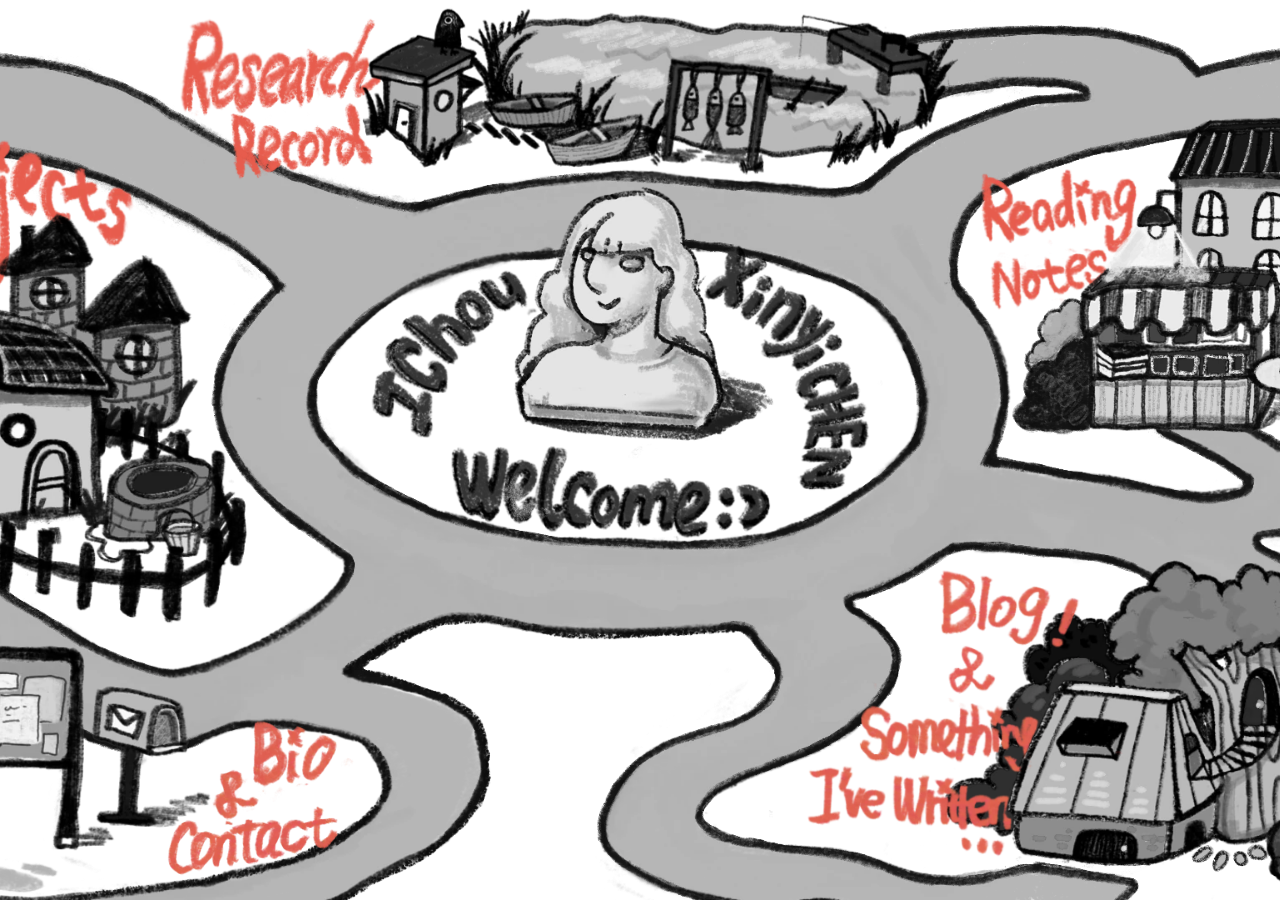
<file: index.html>
<!DOCTYPE html>
<html lang="en">
<head>
  <meta charset="UTF-8">
  <meta name="viewport" content="width=device-width, initial-scale=1">
  <title>IChou · Xinyi Chen</title>
  <meta name="description" content="Xinyi Chen (IChou): HCI research record, reading notes, projects, blog and contact.">
  <link rel="icon" href="data:image/svg+xml,<svg xmlns=%22http://www.w3.org/2000/svg%22 viewBox=%220 0 100 100%22><text y=%22.9em%22 font-size=%2290%22>🌳</text></svg>">
  <link rel="stylesheet" href="css/style.css?v=1119">
</head>
<body class="home" data-root="./">
  <h1 class="sr-only">IChou · Xinyi Chen</h1>

  <main class="map" id="map">
    <img class="map-base" alt="" draggable="false">
  </main>

  <noscript>
    <p><a href="research/">Research Record</a> · <a href="reading/">读书笔记</a> · <a href="projects/">项目</a> · <a href="blog/">Blog</a> · <a href="about/">关于我</a></p>
  </noscript>

  <script src="js/config.js?v=1119"></script>
  <script src="js/sound.js?v=1119"></script>
  <script src="js/common.js?v=1119"></script>
  <script src="js/home.js?v=1119"></script>
</body>
</html>
</file>
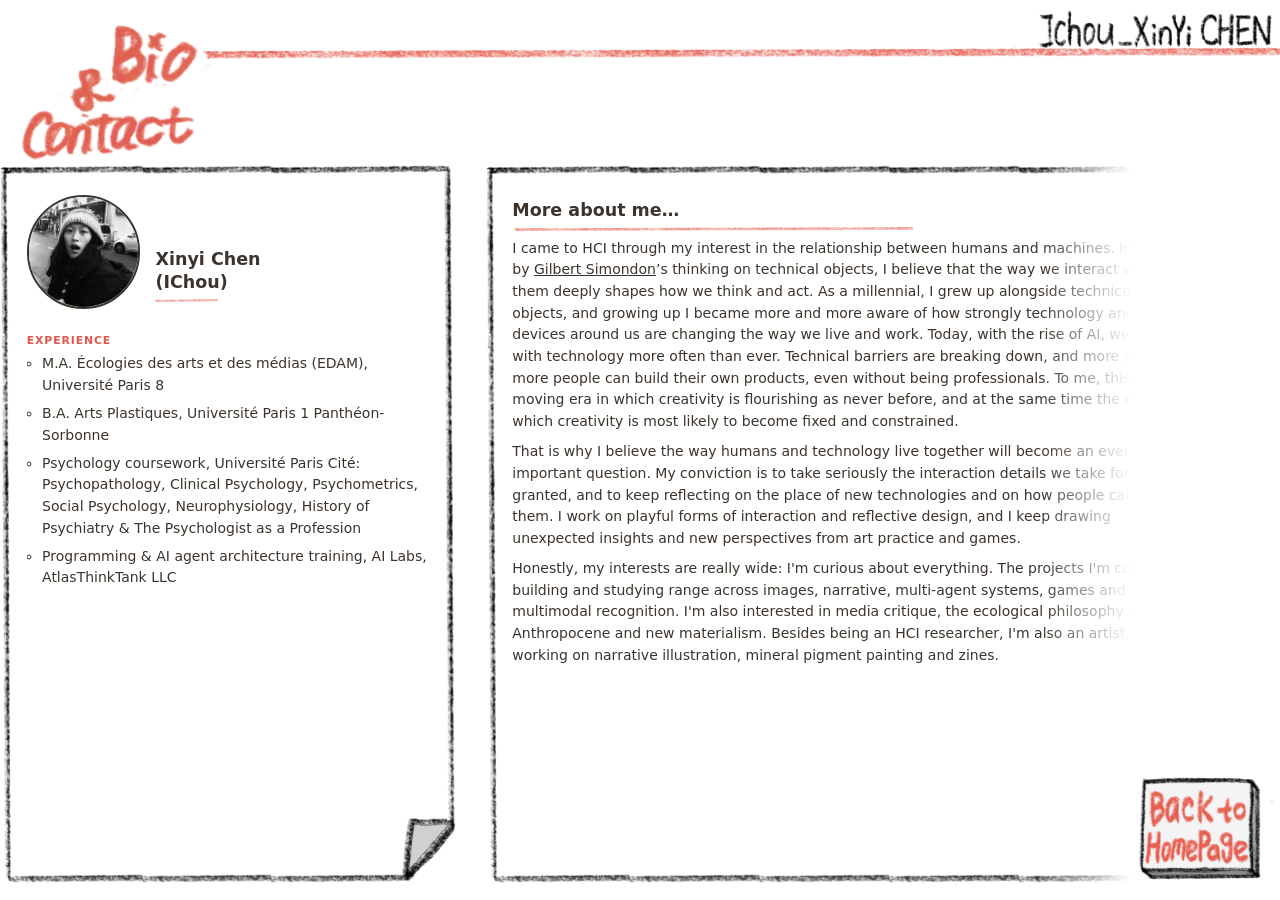
<file: about/index.html>
<!DOCTYPE html>
<html lang="en">
<head>
  <meta charset="UTF-8">
  <meta name="viewport" content="width=device-width, initial-scale=1">
  <title>Bio & Contact · Xinyi Chen</title>
  <link rel="icon" href="data:image/svg+xml,<svg xmlns=%22http://www.w3.org/2000/svg%22 viewBox=%220 0 100 100%22><text y=%22.9em%22 font-size=%2290%22>🌳</text></svg>">
  <link rel="stylesheet" href="../css/style.css?v=1119">
</head>
<body data-module="about" data-root="../">
  <!-- 页眉（手写标题 + 名字 + 红线）和右下角 Back to HomePage 按钮由 js/common.js 自动加上 -->
  <main class="ip-list">
    <ul class="papers">
      <!-- 第一张纸：头像 + 经历。换头像：替换 assets/avatar.jpg（正方形） -->
      <li class="wide" style="--i:0"><section class="sheet paper" aria-label="Bio">
        <div class="bio-head">
          <img class="avatar" src="../assets/avatar.jpg" alt="Photo of Xinyi Chen">
          <h3>Xinyi Chen<br>(IChou)</h3>
        </div>
        <div class="grow">
          <h4>Experience</h4>
          <ul class="list">
            <li>M.A. Écologies des arts et des médias (EDAM), Université Paris 8</li>
            <li>B.A. Arts Plastiques, Université Paris 1 Panthéon-Sorbonne</li>
            <li>Psychology coursework, Université Paris Cité: Psychopathology, Clinical Psychology, Psychometrics, Social Psychology, Neurophysiology, History of Psychiatry &amp; The Psychologist as a Profession</li>
            <li>Programming &amp; AI agent architecture training, AI Labs, AtlasThinkTank LLC</li>
          </ul>
        </div>
      </section></li>
      <!-- 第二张纸：More about me（内容待写） -->
      <li class="widest" style="--i:1"><section class="sheet paper" aria-label="More about me">
        <h3>More about me…</h3>
        <div class="grow">
          <p>I came to HCI through my interest in the relationship between humans and machines. Inspired by <a href="https://en.wikipedia.org/wiki/Gilbert_Simondon" target="_blank" rel="noopener">Gilbert Simondon</a>’s thinking on technical objects, I believe that the way we interact with them deeply shapes how we think and act. As a millennial, I grew up alongside technical objects, and growing up I became more and more aware of how strongly technology and the devices around us are changing the way we live and work. Today, with the rise of AI, we deal with technology more often than ever. Technical barriers are breaking down, and more and more people can build their own products, even without being professionals. To me, this is a moving era in which creativity is flourishing as never before, and at the same time the era in which creativity is most likely to become fixed and constrained.</p>
          <p>That is why I believe the way humans and technology live together will become an ever more important question. My conviction is to take seriously the interaction details we take for granted, and to keep reflecting on the place of new technologies and on how people can use them. I work on playful forms of interaction and reflective design, and I keep drawing unexpected insights and new perspectives from art practice and games.</p>
          <p>Honestly, my interests are really wide: I'm curious about everything. The projects I'm currently building and studying range across images, narrative, multi-agent systems, games and multimodal recognition. I'm also interested in media critique, the ecological philosophy of the Anthropocene and new materialism. Besides being an HCI researcher, I'm also an artist, working on narrative illustration, mineral pigment painting and zines.</p>
        </div>
      </section></li>
      <!-- 第三张纸：技能点（像游戏里的角色面板）。
           语言后面的 data-level 是等级（满级 5，可以写 4.5 这样的半格）；
           其他技能是“已解锁”的道具格，加一个就多写一个 <span>。 -->
      <li class="wider" style="--i:2"><section class="sheet paper skills" aria-label="Skills">
        <h3>Skills</h3>
        <div class="meta">character sheet</div>
        <div class="grow">
          <h4>Languages</h4>
          <ul class="stats">
            <li><span>Chinese</span><span class="bar" data-level="5"></span><b>native</b></li>
            <li><span>French</span><span class="bar" data-level="4.5"></span><b>C1–C2</b></li>
            <li><span>English</span><span class="bar" data-level="4"></span><b>B2–C1</b></li>
          </ul>
          <h4>Code</h4>
          <div class="slots"><span>Python</span><span>JavaScript</span><span>HTML / CSS</span><span>p5.js / Processing</span><span>Raspberry Pi</span></div>
          <h4>Tools</h4>
          <div class="slots"><span>Photoshop</span><span>InDesign</span><span>Procreate</span><span>Figma</span><span>Blender</span><span>Twine</span></div>
          <h4>Research</h4>
          <div class="slots"><span>Prototyping</span><span>User research</span><span>Interviews</span><span>First-person RtD</span><span>Usability testing</span><span>Recherche-création</span></div>
        </div>
      </section></li>
      <!-- 第四张纸：联系方式。把链接换成你自己的 -->
      <li class="wide" style="--i:3"><section class="sheet paper" aria-label="Contact">
        <h3>Contact</h3>
        <div class="grow">
          <ul class="contact">
            <li><a href="mailto:chenyishu2024@gmail.com">chenyishu2024@gmail.com</a></li>
            <li><a href="mailto:xinyi.chen16@etud.univ-paris8.fr">xinyi.chen16@etud.univ-paris8.fr</a></li>
            <li><a href="https://github.com/chenyishu2024-stack" target="_blank" rel="noopener">GitHub ↗</a></li>
            <li><a href="https://www.linkedin.com/in/ichou-xinyi-chen/" target="_blank" rel="noopener">LinkedIn ↗</a></li>
          </ul>
          <h4>My art</h4>
          <ul class="contact">
            <li><a href="https://www.instagram.com/ichou_art/" target="_blank" rel="noopener">Instagram @ichou_art ↗</a><div class="meta">recent mineral-pigment paintings</div></li>
            <li><a href="https://ichou-chen.art" target="_blank" rel="noopener">ichou-chen.art ↗</a><div class="meta">earlier art practice</div></li>
          </ul>
        </div>
      </section></li>
    </ul>
  </main>
  <script src="../js/sound.js?v=1119"></script>
  <script src="../js/common.js?v=1119"></script>
  <script>
    // 技能点：把 data-level 画成 5 格的等级条；道具格悬停时晃一下、有提示音
    document.querySelectorAll('.bar').forEach((b) => {
      const v = parseFloat(b.dataset.level) || 0;
      b.setAttribute('role', 'img'); b.setAttribute('aria-label', `level ${v} of 5`);
      b.innerHTML = [1, 2, 3, 4, 5].map((n) => `<i class="${v >= n ? 'on' : v >= n - 0.5 ? 'half' : ''}"></i>`).join('');
    });
    document.querySelectorAll('.slots span, .stats li').forEach((el, i) => {
      el.style.setProperty('--j', i);
      el.addEventListener('pointerenter', () => { el.classList.remove('wobble'); void el.offsetWidth; el.classList.add('wobble'); Sound.blip(i); });
      el.addEventListener('animationend', () => el.classList.remove('wobble'));
    });
  </script>

</body>
</html>
</file>
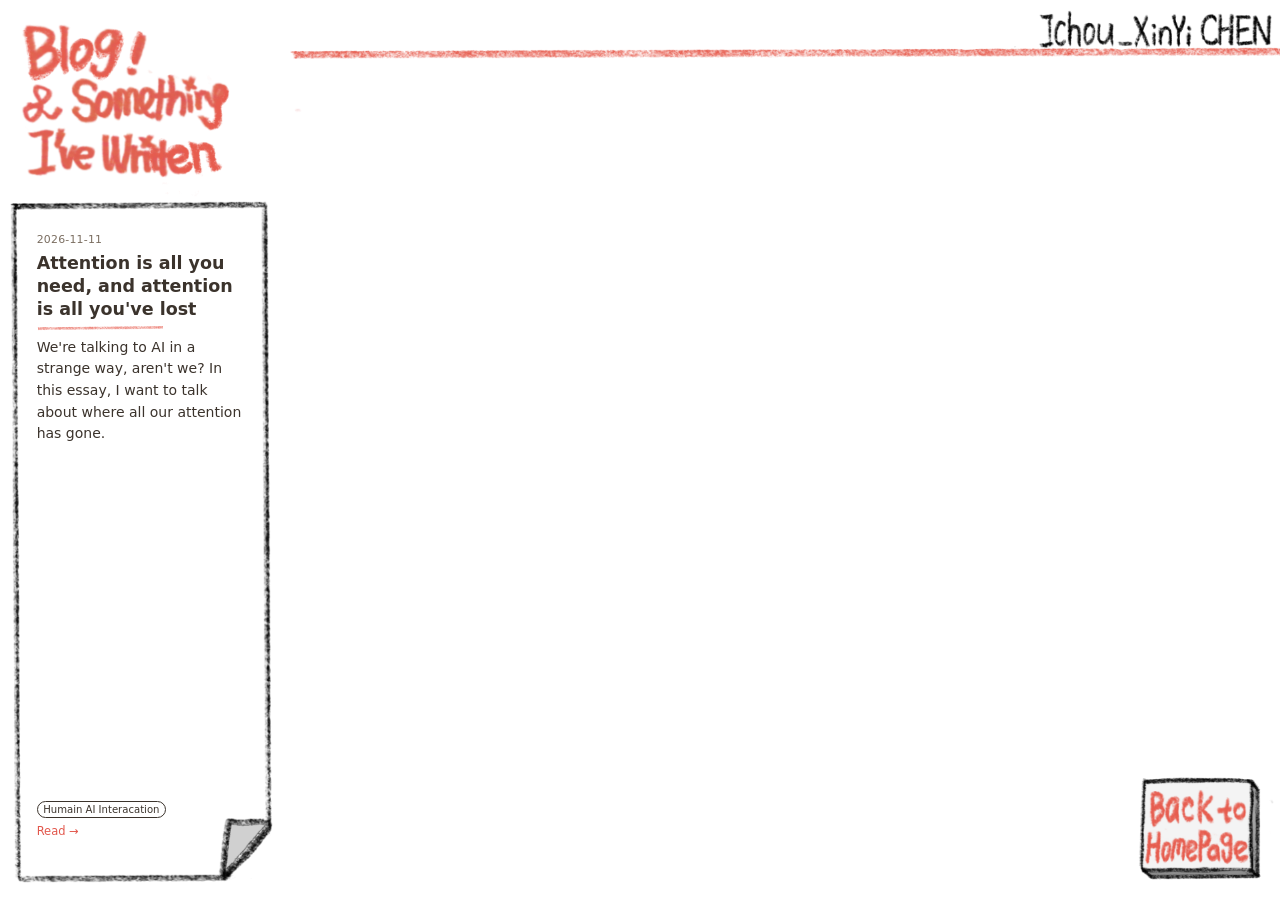
<file: blog/index.html>
<!DOCTYPE html>
<html lang="en">
<head>
  <meta charset="UTF-8">
  <meta name="viewport" content="width=device-width, initial-scale=1">
  <title>Blog & Something I've Written · Xinyi Chen</title>
  <link rel="icon" href="data:image/svg+xml,<svg xmlns=%22http://www.w3.org/2000/svg%22 viewBox=%220 0 100 100%22><text y=%22.9em%22 font-size=%2290%22>🌳</text></svg>">
  <link rel="stylesheet" href="../css/style.css?v=1119">
</head>
<body data-module="blog" data-root="../">
  <!-- 页眉（手写标题 + 名字 + 红线）和右下角 Back to HomePage 按钮由 js/common.js 自动加上 -->
  <main class="ip-list">
    <ul class="papers" id="papers" aria-label="Blog & Something I've Written"></ul>
  </main>
  <script src="../js/sound.js?v=1119"></script>
  <script src="../js/common.js?v=1119"></script>
  <script src="../js/marked.min.js"></script>
  <script src="../js/content.js?v=1119"></script>
  <script>Content.list("blog", "#papers", "post.html");</script>
</body>
</html>
</file>
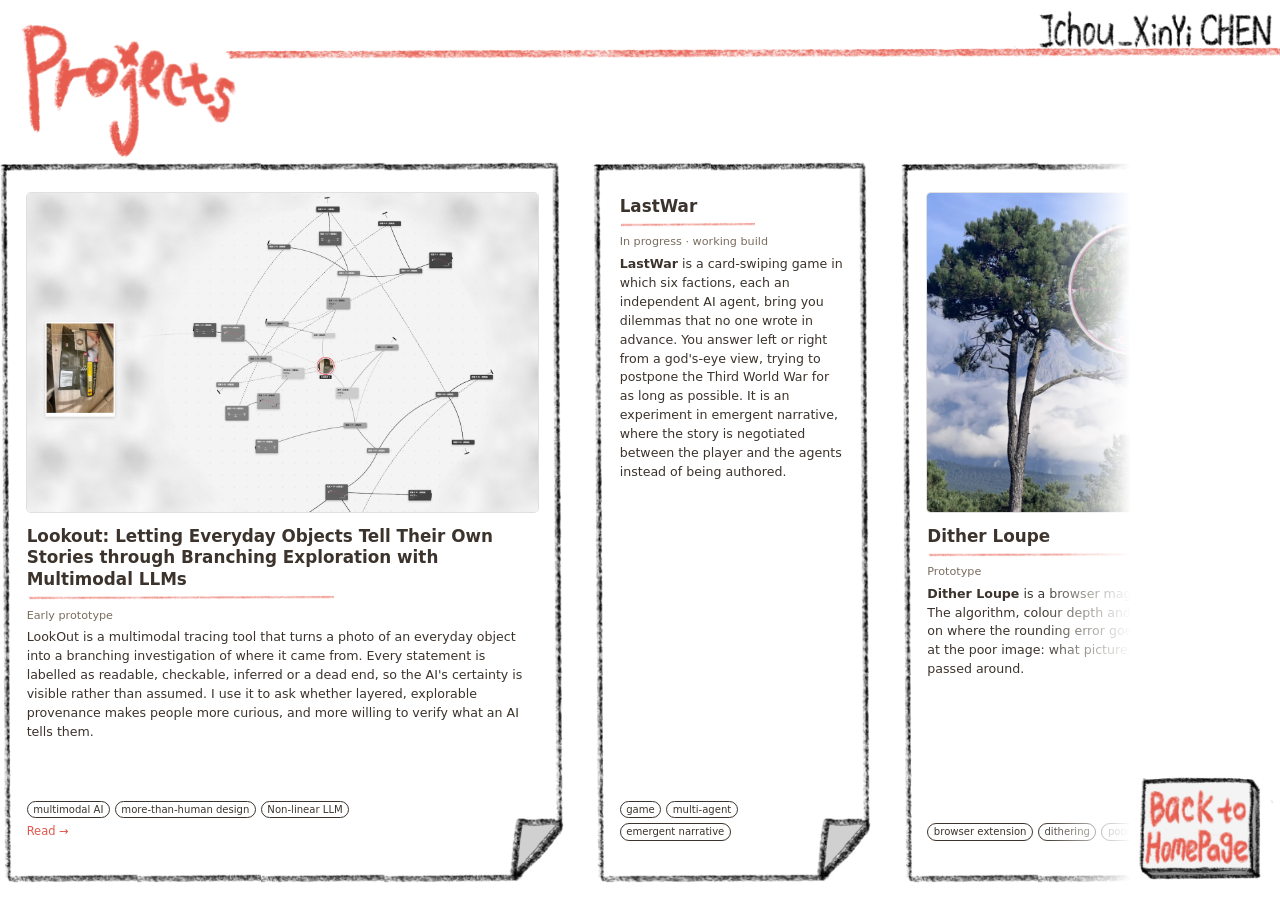
<file: projects/index.html>
<!DOCTYPE html>
<html lang="en">
<head>
  <meta charset="UTF-8">
  <meta name="viewport" content="width=device-width, initial-scale=1">
  <title>Projects · Xinyi Chen</title>
  <link rel="icon" href="data:image/svg+xml,<svg xmlns=%22http://www.w3.org/2000/svg%22 viewBox=%220 0 100 100%22><text y=%22.9em%22 font-size=%2290%22>🌳</text></svg>">
  <link rel="stylesheet" href="../css/style.css?v=1119">
</head>
<body data-module="projects" data-root="../">
  <!-- 页眉（手写标题 + 名字 + 红线）和右下角 Back to HomePage 按钮由 js/common.js 自动加上 -->
  <main class="ip-list">
    <ul class="papers" id="papers" aria-label="Projects"></ul>
  </main>
  <script src="../js/sound.js?v=1119"></script>
  <script src="../js/common.js?v=1119"></script>
  <script src="../js/content.js?v=1119"></script>
  <script>Content.list("projects", "#papers", "post.html");</script>
</body>
</html>
</file>
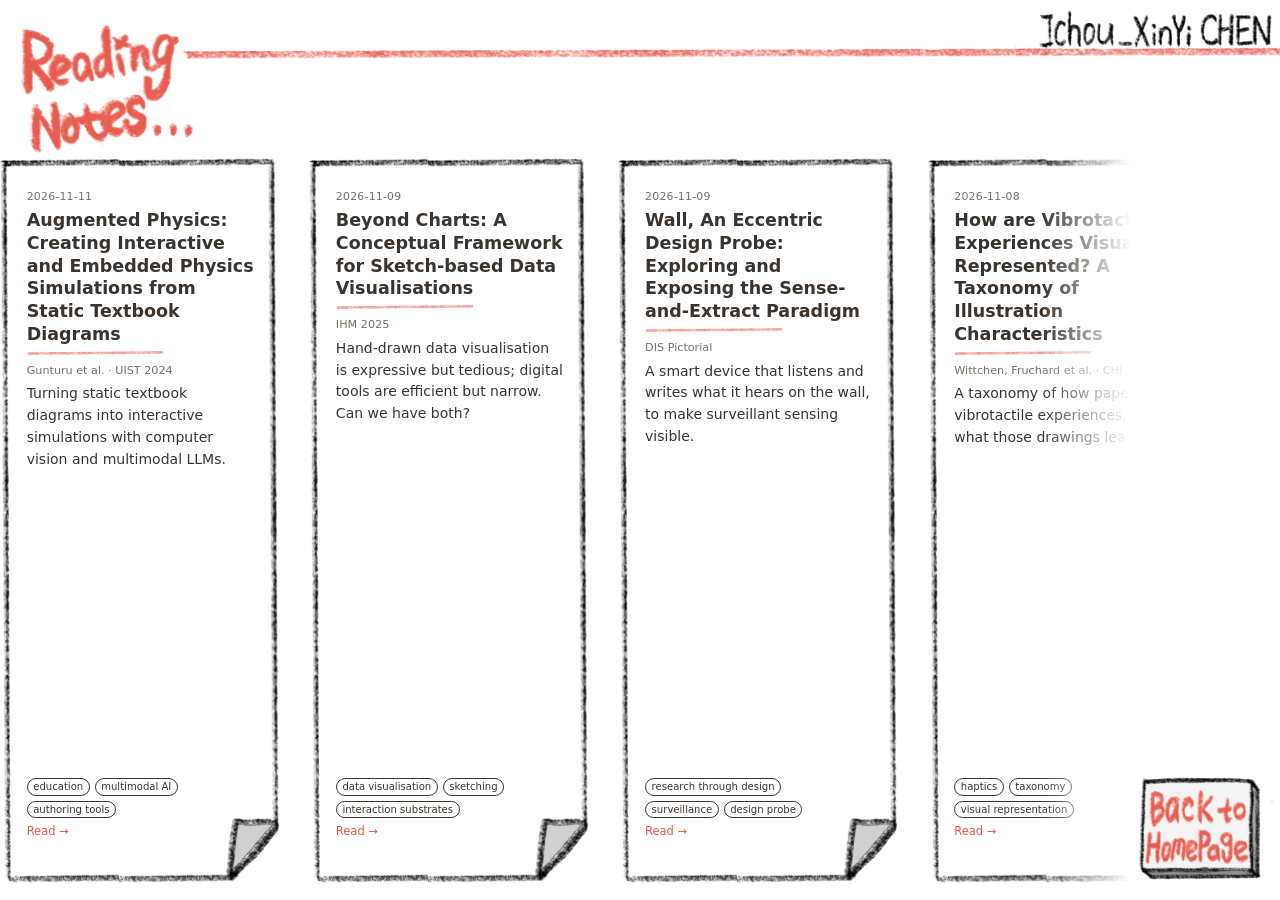
<file: reading/index.html>
<!DOCTYPE html>
<html lang="en">
<head>
  <meta charset="UTF-8">
  <meta name="viewport" content="width=device-width, initial-scale=1">
  <title>Reading Notes · Xinyi Chen</title>
  <link rel="icon" href="data:image/svg+xml,<svg xmlns=%22http://www.w3.org/2000/svg%22 viewBox=%220 0 100 100%22><text y=%22.9em%22 font-size=%2290%22>🌳</text></svg>">
  <link rel="stylesheet" href="../css/style.css?v=1119">
</head>
<body data-module="reading" data-root="../">
  <!-- 页眉（手写标题 + 名字 + 红线）和右下角 Back to HomePage 按钮由 js/common.js 自动加上 -->
  <main class="ip-list">
    <!-- 先放论文阅读笔记，后面接着放推荐文献（纸上有红色 Recommended 印章） -->
    <ul class="papers" id="papers" aria-label="Reading Notes"></ul>
  </main>
  <script src="../js/sound.js?v=1119"></script>
  <script src="../js/common.js?v=1119"></script>
  <script src="../js/marked.min.js"></script>
  <script src="../js/content.js?v=1119"></script>
  <script>
    Content.list("reading", "#papers", "note.html").then((d) => {
      const el = document.querySelector("#papers");
      if (d && d.recommendations) Content.cards(el, d.recommendations.map((r) => ({ stamp: "Recommended", ...r })), (r) => r.link || "#", el.children.length);
    });
  </script>
</body>
</html>
</file>
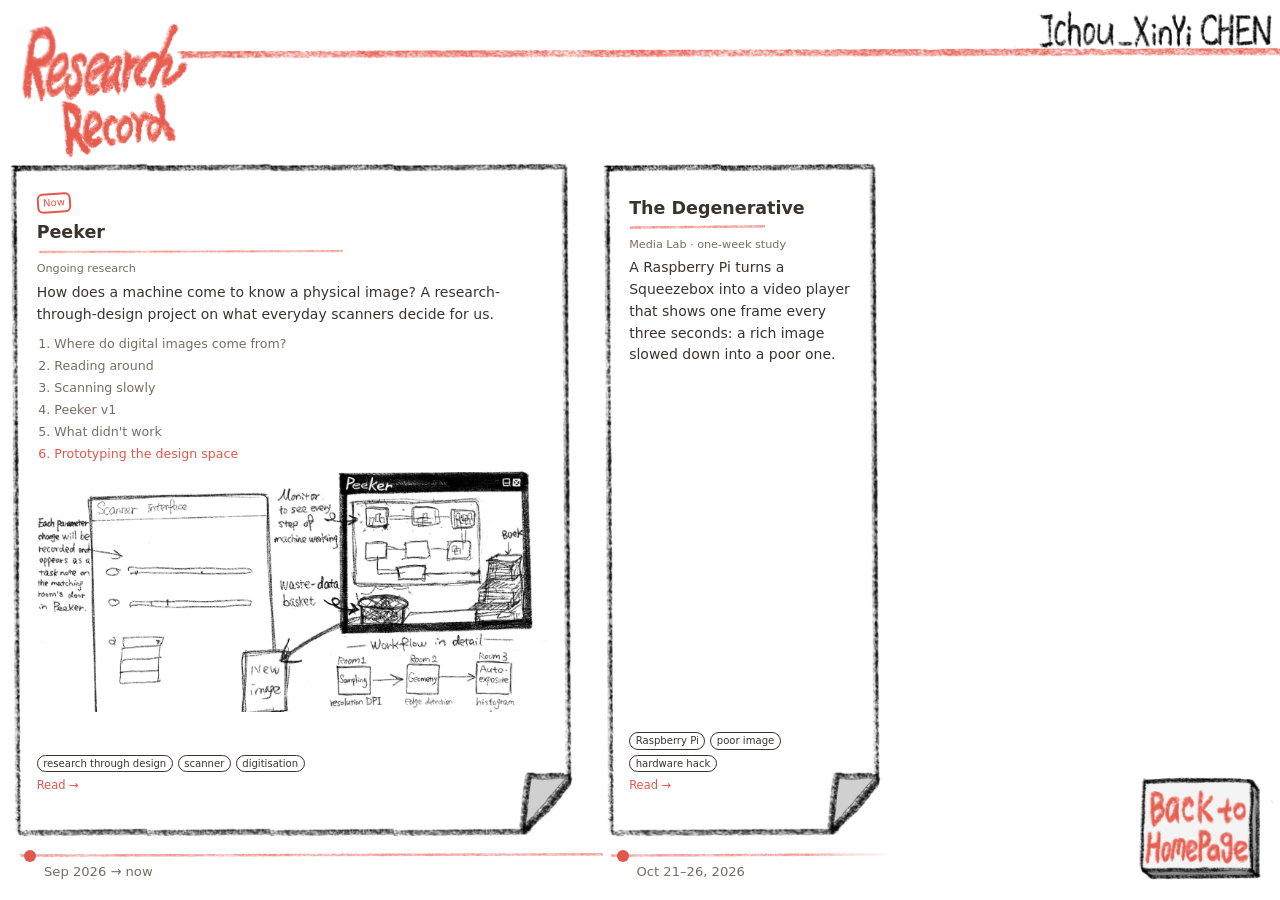
<file: research/index.html>
<!DOCTYPE html>
<html lang="en">
<head>
  <meta charset="UTF-8">
  <meta name="viewport" content="width=device-width, initial-scale=1">
  <title>Research Record · Xinyi Chen</title>
  <link rel="icon" href="data:image/svg+xml,<svg xmlns=%22http://www.w3.org/2000/svg%22 viewBox=%220 0 100 100%22><text y=%22.9em%22 font-size=%2290%22>🌳</text></svg>">
  <link rel="stylesheet" href="../css/style.css?v=1119">
</head>
<body data-module="research" data-root="../">
  <!-- 页眉（手写标题 + 名字 + 红线）和右下角 Back to HomePage 按钮由 js/common.js 自动加上 -->
  <main class="ip-list">
    <ul class="papers" id="papers" aria-label="Research Record"></ul>
  </main>
  <script src="../js/sound.js?v=1119"></script>
  <script src="../js/common.js?v=1119"></script>
  <script src="../js/marked.min.js"></script>
  <script src="../js/content.js?v=1119"></script>
  <script>Content.list("research", "#papers", "post.html");</script>
</body>
</html>
</file>
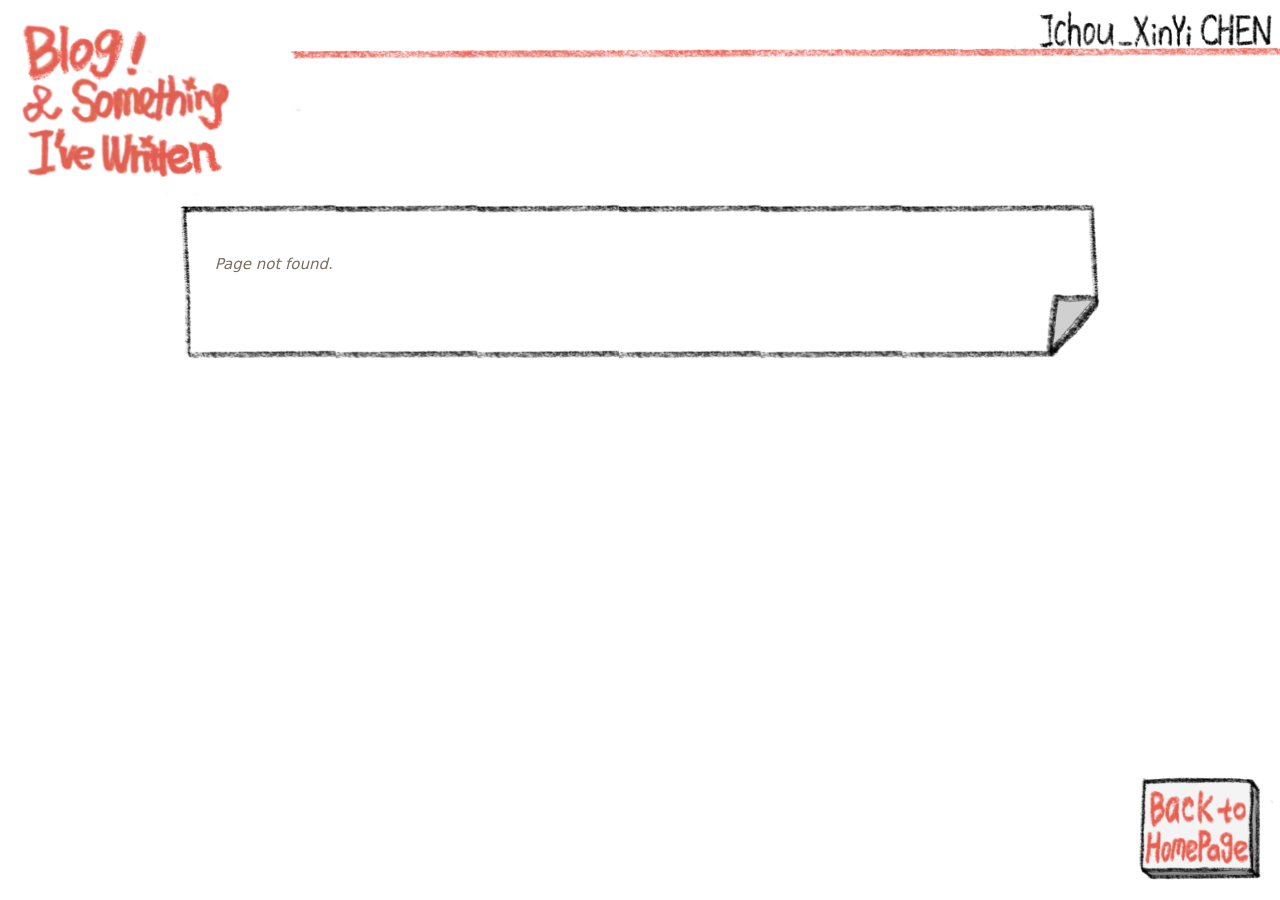
<file: blog/post.html>
<!DOCTYPE html>
<html lang="en">
<head>
  <meta charset="UTF-8">
  <meta name="viewport" content="width=device-width, initial-scale=1">
  <title>Blog · Xinyi Chen</title>
  <link rel="icon" href="data:image/svg+xml,<svg xmlns=%22http://www.w3.org/2000/svg%22 viewBox=%220 0 100 100%22><text y=%22.9em%22 font-size=%2290%22>🌳</text></svg>">
  <link rel="stylesheet" href="../css/style.css?v=1119">
</head>
<body data-module="blog" data-root="../">
  <!-- 页眉（手写标题 + 名字 + 红线）和右下角 Back to HomePage 按钮由 js/common.js 自动加上 -->
  <main class="ip-doc">
    <article class="doc paper" id="article"><p class="empty">Loading…</p></article>
  </main>
  <script src="../js/sound.js?v=1119"></script>
  <script src="../js/common.js?v=1119"></script>
  <script src="../js/marked.min.js"></script>
  <script src="../js/content.js?v=1119"></script>
  <script src="../js/comments.js?v=1119"></script>
  <script>Content.post("blog", "#article").then((id) => id && Comments.mount("#article", "blog/" + id));</script>
</body>
</html>
</file>
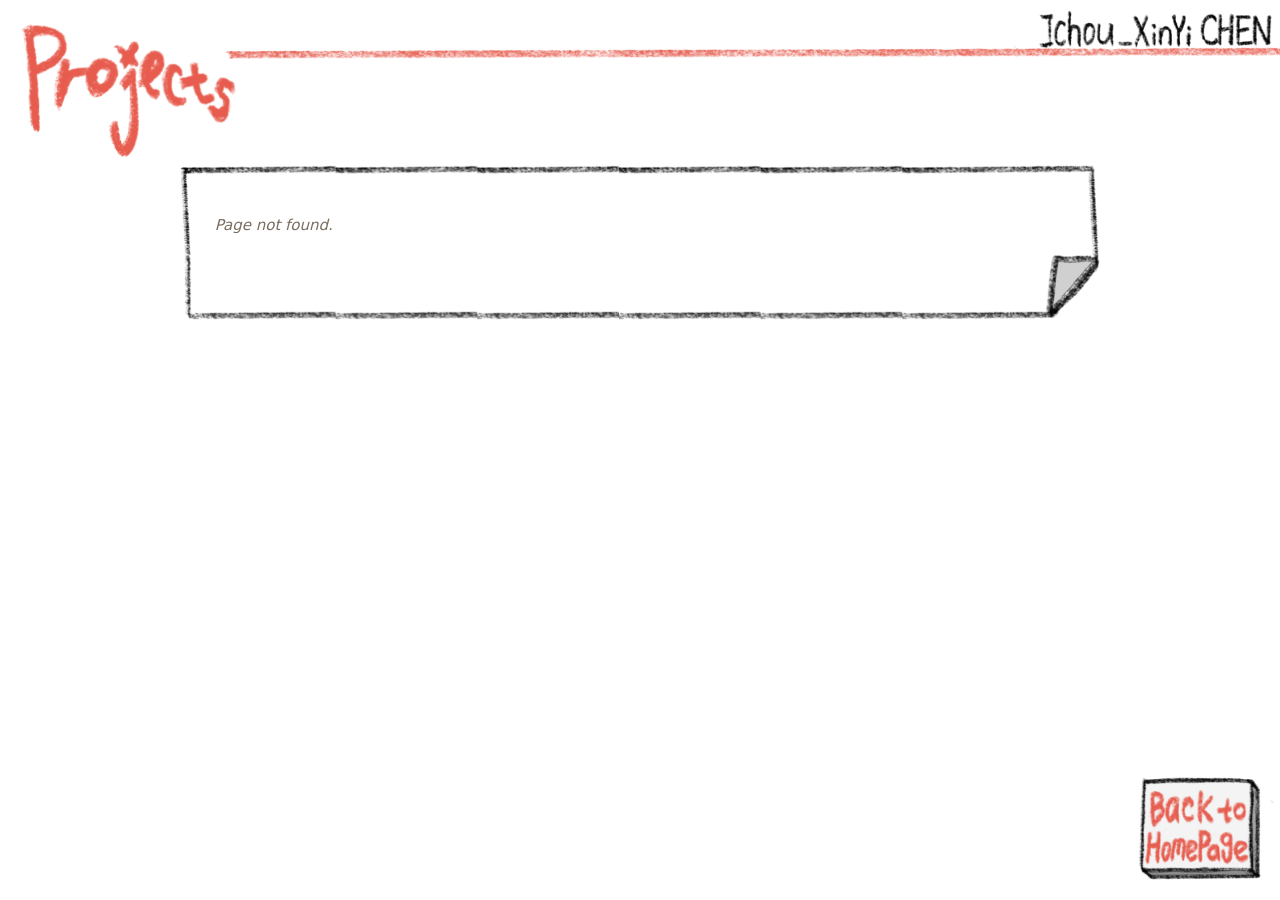
<file: projects/post.html>
<!DOCTYPE html>
<html lang="en">
<head>
  <meta charset="UTF-8">
  <meta name="viewport" content="width=device-width, initial-scale=1">
  <title>Projects · Xinyi Chen</title>
  <link rel="icon" href="data:image/svg+xml,<svg xmlns=%22http://www.w3.org/2000/svg%22 viewBox=%220 0 100 100%22><text y=%22.9em%22 font-size=%2290%22>🌳</text></svg>">
  <link rel="stylesheet" href="../css/style.css?v=1119">
</head>
<body data-module="projects" data-root="../">
  <!-- 页眉（手写标题 + 名字 + 红线）和右下角 Back to HomePage 按钮由 js/common.js 自动加上 -->
  <main class="ip-doc">
    <article class="doc paper" id="article"><p class="empty">Loading…</p></article>
  </main>
  <script src="../js/sound.js?v=1119"></script>
  <script src="../js/common.js?v=1119"></script>
  <script src="../js/marked.min.js"></script>
  <script src="../js/content.js?v=1119"></script>
  <script>Content.post("projects", "#article");</script>
</body>
</html>
</file>
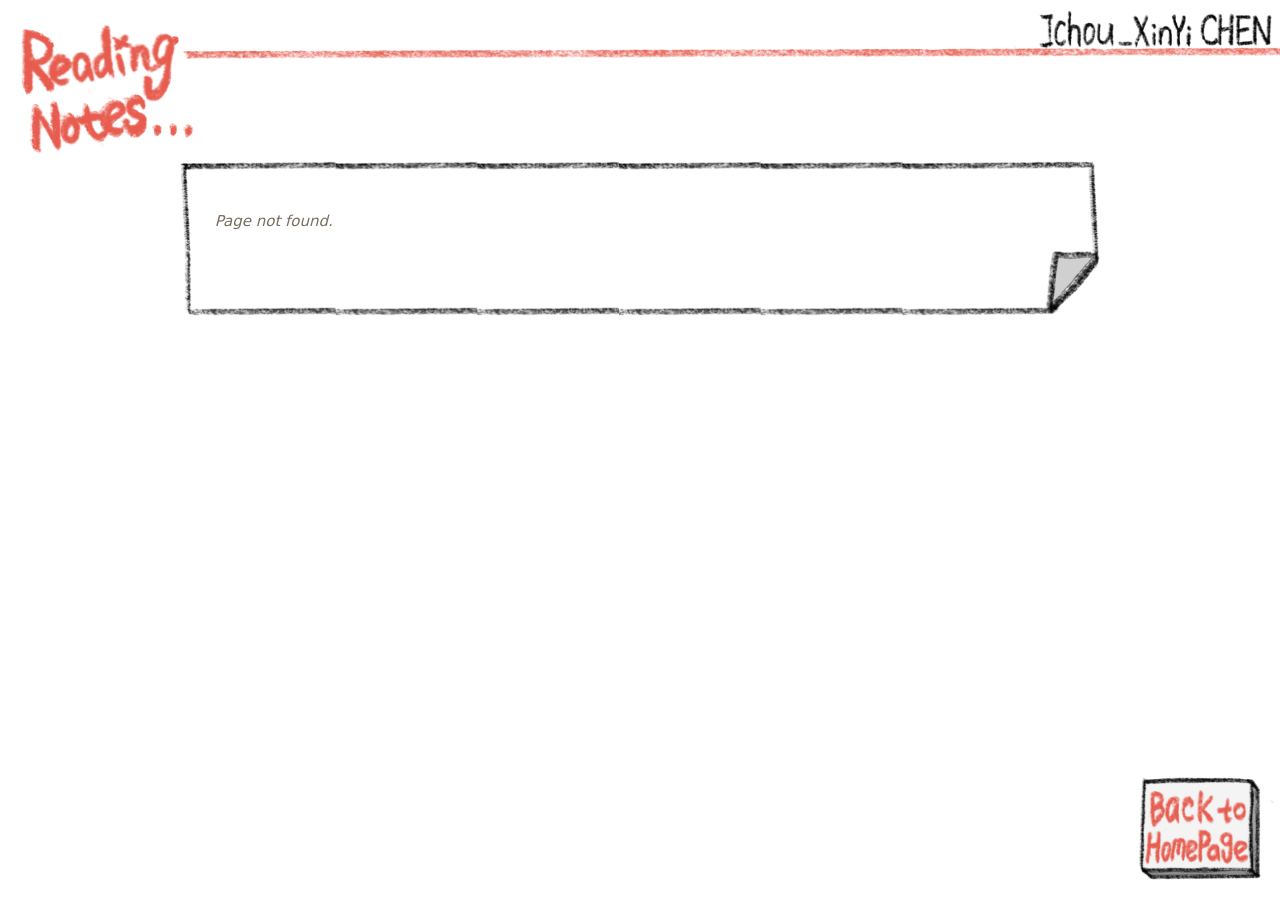
<file: reading/note.html>
<!DOCTYPE html>
<html lang="en">
<head>
  <meta charset="UTF-8">
  <meta name="viewport" content="width=device-width, initial-scale=1">
  <title>Reading Notes · Xinyi Chen</title>
  <link rel="icon" href="data:image/svg+xml,<svg xmlns=%22http://www.w3.org/2000/svg%22 viewBox=%220 0 100 100%22><text y=%22.9em%22 font-size=%2290%22>🌳</text></svg>">
  <link rel="stylesheet" href="../css/style.css?v=1119">
</head>
<body data-module="reading" data-root="../">
  <!-- 页眉（手写标题 + 名字 + 红线）和右下角 Back to HomePage 按钮由 js/common.js 自动加上 -->
  <main class="ip-doc">
    <article class="doc paper" id="article"><p class="empty">Loading…</p></article>
  </main>
  <script src="../js/sound.js?v=1119"></script>
  <script src="../js/common.js?v=1119"></script>
  <script src="../js/marked.min.js"></script>
  <script src="../js/content.js?v=1119"></script>
  <script>Content.post("reading", "#article");</script>
</body>
</html>
</file>
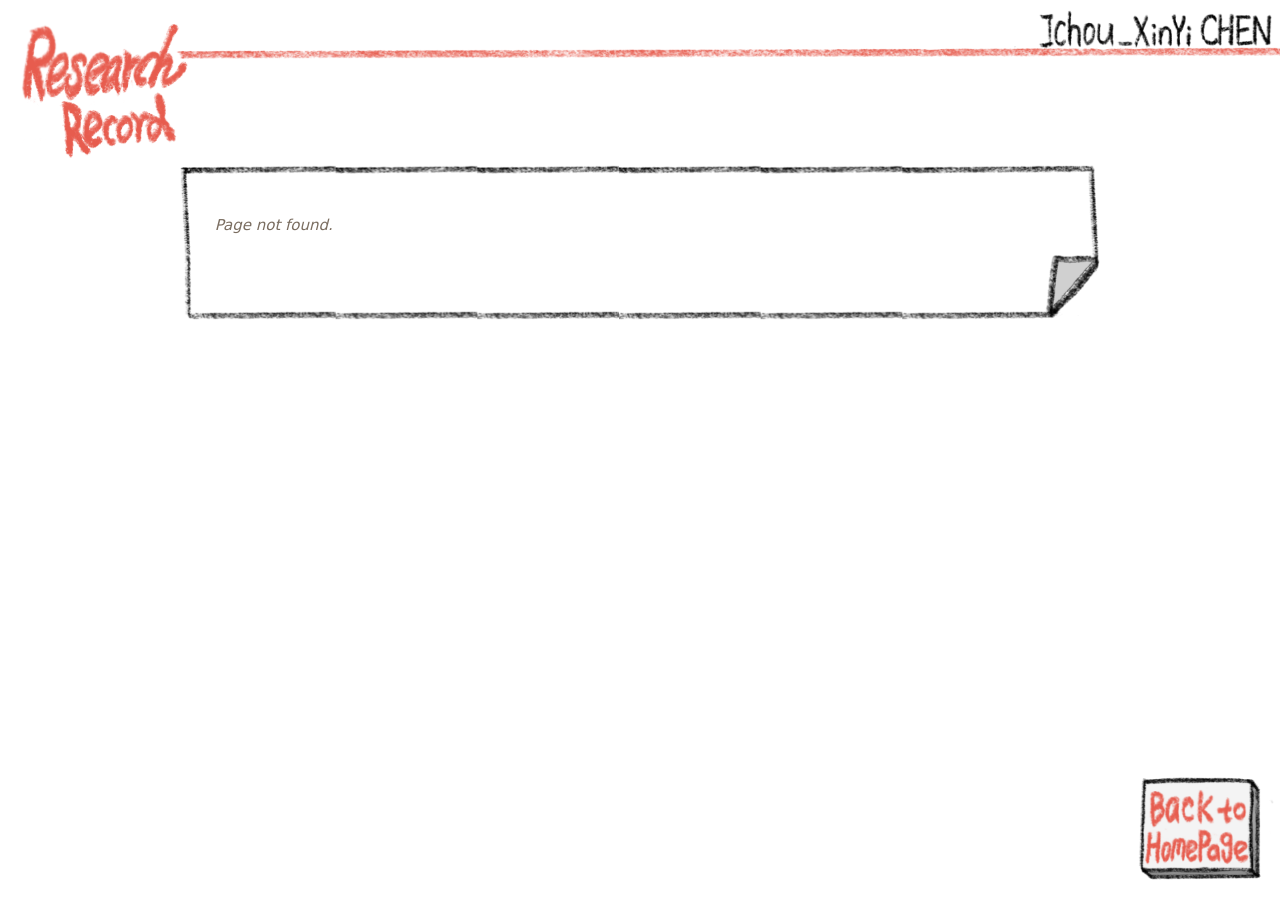
<file: research/post.html>
<!DOCTYPE html>
<html lang="en">
<head>
  <meta charset="UTF-8">
  <meta name="viewport" content="width=device-width, initial-scale=1">
  <title>Research Record · Xinyi Chen</title>
  <link rel="icon" href="data:image/svg+xml,<svg xmlns=%22http://www.w3.org/2000/svg%22 viewBox=%220 0 100 100%22><text y=%22.9em%22 font-size=%2290%22>🌳</text></svg>">
  <link rel="stylesheet" href="../css/style.css?v=1119">
</head>
<body data-module="research" data-root="../">
  <!-- 页眉（手写标题 + 名字 + 红线）和右下角 Back to HomePage 按钮由 js/common.js 自动加上 -->
  <main class="ip-doc">
    <article class="doc paper" id="article"><p class="empty">Loading…</p></article>
  </main>
  <script src="../js/sound.js?v=1119"></script>
  <script src="../js/common.js?v=1119"></script>
  <script src="../js/marked.min.js"></script>
  <script src="../js/content.js?v=1119"></script>
  <script>Content.post("research", "#article");</script>
</body>
</html>
</file>
<file: css/style.css>
/* ================= 基础变量（改配色只改这里） ================= */
:root {
  --paper: #fff;
  --ink: #3b332c;
  --ink-soft: #7a6d60;
  --accent: #e2574c;
  --card: #fff;
  --line: #e5e5e5;
  --radius: 14px;
  --font: "LXGW WenKai", "Kaiti SC", "STKaiti", "PingFang SC", "Microsoft YaHei", system-ui, sans-serif;
}

* { box-sizing: border-box; }
html, body { margin: 0; }
body {
  font-family: var(--font);
  color: var(--ink);
  background: var(--paper);
  line-height: 1.7;
  -webkit-font-smoothing: antialiased;
}
a { color: inherit; }
img { max-width: 100%; }

/* ================= 页面进入 / 离开转场 ================= */
body { animation: page-in .35s ease-out both; }
body.leaving { animation: page-out .4s ease-in forwards; }
@keyframes page-in { from { opacity: 0; } }
@keyframes page-out { to { opacity: 0; } }


/* ================= 首页地图 ================= */
/* 首页整屏就是你画的图，铺在白底上：没有标题、边框、按钮。
   · .map 正好等于屏幕大小；底图（道路）拉伸铺满。
   · 其余配件放在和原图一样大的“画框”(.frame) 里，保持原比例；
     屏幕不是 16:9 时，画框按各自的锚点 (--ax, --ay) 挪位置。 */
html:has(body.home) { background: #fff; overflow: hidden; height: 100%; }
.home {
  background: #fff;
  height: 100vh; height: 100dvh;
  overflow-x: auto; overflow-y: hidden; overscroll-behavior: none; scrollbar-width: none;
}
.home::-webkit-scrollbar { display: none; }
/* 首页进出只做淡入淡出，不放大 */
body.home { animation: none; }
body.home.leaving { animation: fade-out .3s ease-in forwards; }
.home .map { animation: map-in .6s ease-out both; }
@keyframes map-in { from { opacity: 0; } }
@keyframes fade-out { to { opacity: 0; } }
.sr-only { position: absolute; width: 1px; height: 1px; overflow: hidden; clip-path: inset(50%); white-space: nowrap; }

.map {
  position: relative; overflow: hidden;
  width: 100vw; height: 100vh; height: 100dvh;
  container-type: size;
  --cw: 1920; --ch: 1080;
  /* --u = 原图 1 个像素在屏幕上的大小（宽、高两个方向取小的，保证配件不会比屏幕大） */
  --u: min(calc(100cqw / var(--cw)), calc(100cqh / var(--ch)));
}
/* 竖屏或接近方形的屏幕（手机竖着拿）：图撑满屏幕高度、保持 16:9，左右滑动看全图 */
@media (max-aspect-ratio: 29/20) {
  .map { width: calc(100vh * 16 / 9); width: calc(100dvh * 16 / 9); }
}
.map img { user-select: none; -webkit-user-drag: none; }
.map-base { position: absolute; inset: 0; width: 100%; height: 100%; object-fit: fill; display: block; }
.frame {
  position: absolute; pointer-events: none;
  width: calc(var(--u) * var(--cw)); height: calc(var(--u) * var(--ch));
  left: calc((100cqw - var(--u) * var(--cw)) * var(--ax, .5));
  top:  calc((100cqh - var(--u) * var(--ch)) * var(--ay, .5));
}
.layer { position: absolute; display: block; }
.label { transform-origin: 50% 60%; }

/* 交互反馈：只是动一动，不发光、不放大 */
.layer-group.hop { animation: hop .45s cubic-bezier(.3,.7,.4,1); }
.layer-group.hop .label { animation: wobble .5s ease-in-out; }
.layer-group.jiggle { animation: jiggle .4s ease-in-out; }
.layer-group.talk { animation: talk .5s ease-in-out; }
@keyframes hop { 35% { transform: translateY(-1.2%) rotate(-.8deg); } 70% { transform: translateY(0) rotate(.5deg); } }
@keyframes wobble { 30% { transform: rotate(-3deg); } 65% { transform: rotate(2.5deg); } }
@keyframes jiggle { 20% { transform: rotate(-2.2deg) scale(1.02, .98); } 45% { transform: rotate(2deg) scale(.98, 1.02); } 70% { transform: rotate(-1.2deg); } 88% { transform: rotate(.6deg); } }
@keyframes talk { 30% { transform: rotate(-1.2deg) translateY(-.6%); } 65% { transform: rotate(1deg); } }

.hotspot, .greeter {
  position: absolute; display: block; pointer-events: auto;
  outline: none; cursor: pointer;
  background: none; border: 0; padding: 0; font: inherit; color: inherit;
}
.hotspot:focus-visible, .greeter:focus-visible { outline: 3px dashed var(--ink); outline-offset: 2px; border-radius: 12px; }

/* 石膏像的对话框 */
.bubble {
  position: absolute; z-index: 5;
  font-size: calc(max(9px, var(--u) * 27) * var(--fit, 1)); line-height: 1.4; text-align: center;
  color: #222; cursor: pointer;
  opacity: 0; pointer-events: none;
  transform: scale(.5);
  transition: opacity .2s, transform .4s cubic-bezier(.3,1.6,.5,1);
  background: center / 100% 100% no-repeat;
}
.bubble.show { opacity: 1; pointer-events: auto; transform: none; }
.bubble.style-0 { transform-origin: 100% 45%; }   /* 从尾巴那边“弹”出来 */
.bubble.style-1 { transform-origin: 0% 60%; }
.bubble-text { margin: 0; position: absolute; inset: 10%; display: flex; align-items: center; }
.bubble-text p { margin: 0; width: 100%; text-align: justify; hyphens: auto; -webkit-hyphens: auto; text-wrap: pretty; }   /* 两端对齐 */
.bubble.short .bubble-text p { text-align: center; hyphens: manual; }
.bubble-text a { color: #e2574c; text-decoration-thickness: 1px; text-underline-offset: 2px; }
.bubble-next { position: absolute; bottom: 9%; font-size: .7em; opacity: .5; animation: blink 1s steps(2) infinite; }
.bubble.style-0 .bubble-next { right: 20%; }
.bubble.style-1 .bubble-next { right: 9%; }
@keyframes blink { 50% { opacity: .15; } }


/* ================= 模块内页 =================
   全部用你画的元素拼起来：左上角手写标题、右上角名字 + 红线、
   每条内容一张纸、右下角 Back to HomePage 按钮。
   --u = 你画的 1920×1080 原稿上 1 个像素在屏幕上的大小。 */
.inner {
  --u: min(calc(100vw / 1920), calc(100vh / 1080));
  --k: max(var(--u), .62px);             /* 纸张、文字的缩放，小屏也不会太小 */
  background: #fff;
}
.inner img { user-select: none; -webkit-user-drag: none; }

/* 页眉：标题 + 名字 + 红线 */
.ip-head {
  position: relative; display: flex; align-items: flex-start;
  padding: calc(var(--u) * 8) 0 0 calc(var(--u) * 32);
}
.ip-title { flex: none; display: block; margin-top: calc(var(--u) * 28); line-height: 0; position: relative; z-index: 2; transform-origin: 40% 70%; }
.ip-title img { display: block; width: max(120px, calc(var(--u) * var(--tw))); height: auto; }
.ip-title:hover { animation: wobble .5s ease-in-out; }
.ip-rule { flex: 1; position: relative; height: max(42px, calc(var(--u) * 84)); margin-left: calc(var(--u) * -24); min-width: 0; }
.ip-name { position: absolute; right: 0; top: 0; width: max(150px, calc(var(--u) * 404)); height: auto; }
.ip-line { position: absolute; left: 0; right: 0; top: max(30px, calc(var(--u) * 60)); height: max(12px, calc(var(--u) * 24));
  background: url(../assets/page/line.webp) 0 0 / 100% 100% no-repeat; }

/* 纸：用 border-image 把四个角（含右下角的卷角）保持原样，只拉伸中间，所以纸可以变宽变高而不变形 */
.paper {
  border: 0 solid transparent;   /* 纸的边框图画在 padding 区域里，不占文字的位置 */
  border-image: url(../assets/page/paper.webp) 22 84 104 22 fill / calc(var(--k) * 22) calc(var(--k) * 84) calc(var(--k) * 104) calc(var(--k) * 22) round;
  padding: calc(var(--k) * 46) calc(var(--k) * 38) calc(var(--k) * 64) calc(var(--k) * 40);
}

/* 列表页：纸横着排一排，和画稿一样高；多了左右滑 */
.ip-list { display: flex; flex-direction: column; height: 100vh; height: 100dvh; overflow: hidden; }
.papers {
  flex: 1; min-height: 0;
  display: flex; gap: calc(var(--u) * 44); align-items: stretch;
  margin: 0; list-style: none;
  padding: calc(var(--u) * 6) calc(var(--u) * 20) calc(var(--u) * 25) calc(var(--u) * 15);
  margin-right: calc(max(108px, var(--u) * 211) + var(--u) * 12);   /* 纸不钻到右下角的按钮底下 */
  overflow-x: auto; overflow-y: hidden; scroll-snap-type: x proximity; scrollbar-width: thin;
}
.papers.more-right { -webkit-mask-image: linear-gradient(to right, #000 calc(100% - 90px), transparent); mask-image: linear-gradient(to right, #000 calc(100% - 90px), transparent); }
.papers > li { animation: drop .55s cubic-bezier(.3,1.4,.5,1) both; animation-delay: calc(var(--i, 0) * 90ms + 120ms); }
.papers > li { flex: none; height: 100%; aspect-ratio: 316 / 819; min-width: 230px; scroll-snap-align: start; display: flex; }
.papers > li > * { flex: 1; }
.papers > li.wide { aspect-ratio: 520 / 819; min-width: 340px; }   /* 字多的纸可以宽一点（卷角不变形） */

/* 一张纸上的内容 */
.sheet {
  display: flex; flex-direction: column; min-width: 0;
  text-decoration: none; color: var(--ink);
  font-size: calc(max(14px, var(--k) * 21) * var(--fit, 1)); line-height: 1.55;   /* --fit：字放不下时 common.js 自动缩小 */
  transform-origin: 50% 100%;
  overflow: hidden;
}
a.sheet { cursor: pointer; }
.sheet.wobble { animation: paper-hop .45s ease-in-out; }
.sheet.jiggle { animation: jiggle .4s ease-in-out; }
@keyframes drop { from { opacity: 0; transform: translateY(-30px) rotate(-3deg); } }
@keyframes paper-hop { 35% { transform: translateY(-6px) rotate(-1.2deg); } 70% { transform: rotate(.8deg); } }
.sheet:focus-visible { outline: 3px dashed var(--ink); outline-offset: 4px; }
.sheet .date { font-size: .78em; color: var(--ink-soft); letter-spacing: .02em; }
.sheet h3 { margin: .2em 0 .35em; font-size: 1.25em; line-height: 1.3; }
.sheet h3::after { content: ""; display: block; height: .32em; margin-top: .25em; background: url(../assets/page/line.webp) 0 0 / 100% 100% no-repeat; width: 60%; opacity: .85; }
.sheet .meta { font-size: .8em; color: var(--ink-soft); margin-bottom: .4em; }
.sheet p { margin: 0 0 .6em; }
.sheet .grow { flex: 1; min-height: 0; overflow: hidden; }
.sheet .cover { display: block; width: 100%; max-height: 52%; object-fit: cover; object-position: top; border-radius: 4px; margin-top: .3em; filter: grayscale(.15); }
.sheet .grow.scroll { overflow-y: auto; scrollbar-width: thin; }   /* 缩到最小还放不下时才出现滚动条 */
.sheet .more { font-size: .82em; color: #e2574c; margin-top: .4em; }
.sheet .stamp { align-self: flex-start; font-size: .72em; color: #e2574c; border: 2px solid #e2574c; border-radius: 6px; padding: 0 .4em; transform: rotate(-4deg); margin-bottom: .5em; }
.sheet .tags { margin-right: calc(var(--k) * 46); }
.tags { display: flex; flex-wrap: wrap; gap: .35em; margin-top: .3em; }
.tags span { font-size: .72em; padding: 0 .55em; border: 1.5px solid var(--ink); border-radius: 999px; }
.empty { color: var(--ink-soft); font-style: italic; }

/* 详情页（文章、项目）：一张大纸，可以上下滚动 */
.ip-doc { min-height: 100vh; padding-bottom: max(120px, calc(var(--u) * 200)); }
.doc {
  width: min(920px, calc(100% - 32px)); margin: calc(var(--u) * 10) auto 0;
  font-size: max(15px, calc(var(--k) * 20)); line-height: 1.75;
  padding: calc(var(--k) * 48) calc(var(--k) * 96) calc(var(--k) * 100) calc(var(--k) * 52);
  animation: drop .55s cubic-bezier(.3,1.4,.5,1) both .1s;
}
.doc h1 { margin-top: 0; line-height: 1.3; }
.doc h1::after, .doc h2::after { content: ""; display: block; height: .3em; margin-top: .2em; width: 40%; background: url(../assets/page/line.webp) 0 0 / 100% 100% no-repeat; }
.doc img { border-radius: 6px; }
.doc pre { background: #2b2622; color: #f6efdf; padding: 14px; border-radius: 8px; overflow-x: auto; }
.doc code { font-family: ui-monospace, Menlo, monospace; font-size: .9em; }
.doc blockquote { margin: 1em 0; padding: .2em 1em; border-left: 4px solid #e2574c; color: var(--ink-soft); }
.doc table { border-collapse: collapse; } .doc td, .doc th { border: 1px solid #ccc; padding: 6px 10px; }
.doc a { color: #e2574c; }

/* 关于页 */
.avatar { width: min(60%, 120px); margin-left: auto; margin-right: auto; aspect-ratio: 1; border-radius: 50%; border: 2px solid var(--ink); display: grid; place-items: center; font-size: 3em; object-fit: cover; margin-bottom: .6em; }
/* 关于页：头像和名字并排 */
.bio-head { display: flex; align-items: flex-end; gap: 1.1em; margin-bottom: 1.2em; }   /* 名字贴着头像底部，中间留空 */
.bio-head .avatar { font-size: 1em; width: 8.1em; flex: none; margin: 0; }
.bio-head h3 { margin: 0 0 .3em; }
/* 关于页：经历列表、技能点（游戏角色面板） */
.sheet h4 { margin: .7em 0 .3em; font-size: .78em; letter-spacing: .08em; text-transform: uppercase; color: #e2574c; }
.sheet .list { margin: 0; padding-left: 1.1em; }
.sheet .list li { margin-bottom: .45em; }
.papers > li.wider { aspect-ratio: 640 / 819; min-width: 400px; }
.papers > li.widest { aspect-ratio: 820 / 819; min-width: 480px; }   /* More about me：三段文字 */
.skills { font-size: max(13px, calc(var(--k) * 19)); }
.stats { list-style: none; padding: 0; margin: 0; }
.stats li { display: grid; grid-template-columns: 5.2em auto 1fr; align-items: center; gap: .6em; margin-bottom: .3em; }
.stats b { font-weight: normal; font-size: .8em; color: var(--ink-soft); }
.bar { display: inline-flex; gap: 3px; }
.bar i { width: 1.05em; height: .8em; border: 2px solid var(--ink); border-radius: 2px; background: #fff; }
.bar i.on { background: #e2574c; }
.bar i.half { background: linear-gradient(to right, #e2574c 50%, #fff 50%); }
.slots { display: flex; flex-wrap: wrap; gap: .4em; }
.slots span { font-size: .82em; padding: .15em .55em; border: 2px solid var(--ink); border-radius: 4px; box-shadow: 2px 2px 0 var(--ink); background: #fff;
  animation: pop-in .35s cubic-bezier(.3,1.6,.5,1) both; animation-delay: calc(var(--j, 0) * 35ms + 500ms); }
.slots span.wobble, .stats li.wobble { animation: paper-hop .4s ease-in-out; }
@keyframes pop-in { from { opacity: 0; transform: scale(.4); } }
.contact { list-style: none; padding: 0; margin: 0; }
.contact li { margin-bottom: .5em; overflow-wrap: anywhere; }
.contact .meta { font-size: .78em; margin: 0; }
.contact a { color: var(--ink); text-decoration: none; background: url(../assets/page/line.webp) 0 100% / 100% .25em no-repeat; padding-bottom: .15em; }
.contact a:hover { color: #e2574c; }

/* Back to HomePage 按钮：按下去、松开、有声音，然后回到地图 */
.back-home {
  position: fixed; z-index: 40;
  right: calc(var(--u) * 1); bottom: calc(var(--u) * 28);
  width: max(108px, calc(var(--u) * 211)); aspect-ratio: 211 / 156;
  padding: 0; border: 0; background: none; cursor: pointer; line-height: 0;
  -webkit-tap-highlight-color: transparent;
}
.back-home img { width: 100%; height: 100%; display: block; transition: transform .08s ease-out; transform-origin: 50% 100%; }
.back-home .down { position: absolute; inset: 0; visibility: hidden; }
.back-home:hover img { animation: wobble .5s ease-in-out; }
/* 有“按下”那张图时：直接换图；没有时：用位移 + 压扁假装按下去 */
.back-home.has-down.pressed .up { visibility: hidden; }
.back-home.has-down.pressed .down { visibility: visible; }
.back-home:not(.has-down).pressed .up { transform: translate(2.5%, 5%) scale(.97, .93); animation: none; }
.back-home.pressed img { animation: none; }
.back-home:focus-visible { outline: 3px dashed var(--ink); outline-offset: 4px; border-radius: 8px; }

/* ================= 手机、窄屏：页眉缩小，纸竖着一张张往下排 ================= */
@media (max-width: 760px), (max-height: 520px) and (max-width: 1000px) {
  .inner { --u: calc(100vw / 1920); --k: .7px; }
  .ip-head { padding: 8px 0 0 12px; }
  .ip-title { margin-top: 18px; }
  .ip-title img { width: calc(var(--tw) * .42px); }
  .ip-rule { margin-left: -6px; }
  .ip-name { width: 140px; }
  .ip-line { top: 26px; }
  .ip-list { height: auto; overflow: visible; display: block; padding-bottom: 130px; }
  .papers { margin-right: 0; display: grid; grid-template-columns: repeat(auto-fill, minmax(260px, 1fr)); gap: 14px; padding: 12px 16px 0; overflow: visible; }
  .papers > li { height: auto; aspect-ratio: auto; min-width: 0; min-height: 300px; }
  .sheet .grow { overflow: visible; }
  .doc { padding: 34px 66px 80px 30px; }
}

/* ================= 减少动态效果（系统设置） ================= */
@media (prefers-reduced-motion: reduce) {
  *, *::before, *::after { animation: none !important; transition: none !important; }
}

/* Research Record：时间线（index.json 里 "timeline": true） */
.papers.timeline > li { position: relative; padding-bottom: 46px; flex-direction: column; }
.papers.timeline > li::before { content: ""; position: absolute; left: 6px; right: calc(var(--u) * -44); bottom: 25px; height: 6px; background: url(../assets/page/line.webp) 0 0 / 100% 100% no-repeat; opacity: .8; }
.papers.timeline > li:last-child::before { right: -10px; -webkit-mask-image: linear-gradient(to right, #000 70%, transparent); mask-image: linear-gradient(to right, #000 70%, transparent); }
.papers.timeline > li::after { content: ""; position: absolute; left: 14px; bottom: 21px; width: 12px; height: 12px; border-radius: 50%; background: #e2574c; }
.papers.timeline .when { position: absolute; left: 34px; bottom: 0; font-size: .82em; color: var(--ink-soft); white-space: nowrap; }
.papers.timeline .sheet .date { display: none; }
.sheet .steps { margin: .2em 0 .4em; padding-left: 1.4em; font-size: .9em; color: var(--ink-soft); }
.sheet .steps li { margin-bottom: .2em; }
.sheet .steps li:last-child { color: #e2574c; }
/* 详情页里的步骤 */
.doc .step { position: relative; border-left: 2px dashed rgba(226, 87, 76, .55); padding: 0 0 .6em 26px; margin-left: 6px; }
.doc .step::before { content: ""; position: absolute; left: -8px; top: .35em; width: 14px; height: 14px; border-radius: 50%; background: #e2574c; }
.doc .step:last-child, .doc .step.now { border-left-color: transparent; }
.doc .step-no { margin: 0; font-size: .78em; letter-spacing: .08em; text-transform: uppercase; color: #e2574c; }
.doc .step h2 { margin-top: .15em; }

/* Projects：展示式（index.json 里 "layout": "showcase"）。每张图同样大小（16:10），放在纸的上方 */
.papers.showcase > li { aspect-ratio: 316 / 819; }
.papers.showcase > li.pic { aspect-ratio: 640 / 819; min-width: 400px; }
.papers.showcase .sheet .cover { flex: none; width: 100%; max-height: none; aspect-ratio: 16 / 10; object-fit: cover; object-position: center; margin: 0 0 .9em; border-radius: 4px; filter: none; box-shadow: 0 0 0 1px rgba(0, 0, 0, .12); }
.papers.showcase .sheet h3 { font-size: 1.2em; }
.papers.showcase .sheet .grow p { font-size: .9em; line-height: 1.5; }
.papers.showcase .sheet .cover { margin-bottom: .7em; }
.papers.showcase .sheet .grow strong { font-weight: 650; }
@media (max-width: 760px), (max-height: 520px) and (max-width: 1000px) {
  .papers.showcase > li, .papers.showcase > li.pic { aspect-ratio: auto; min-width: 0; }
  .papers.showcase .sheet .tags { margin-top: .6em; }
  .papers.timeline > li, .papers.timeline > li.wide, .papers.timeline > li.wider { aspect-ratio: auto; min-width: 0; padding-bottom: 40px; }
  .papers.timeline .sheet .cover { max-height: 180px; }
}

/* 博客文章下面的评论区（js/comments.js） */
.doc .comments { margin-top: 2.6em; padding-top: 1.2em; border-top: 2px dashed rgba(59, 51, 44, .22); }
.doc .comments h2 { margin: 0 0 .6em; }
.doc .comments .giscus, .doc .comments .giscus-frame { width: 100%; }
</file>
